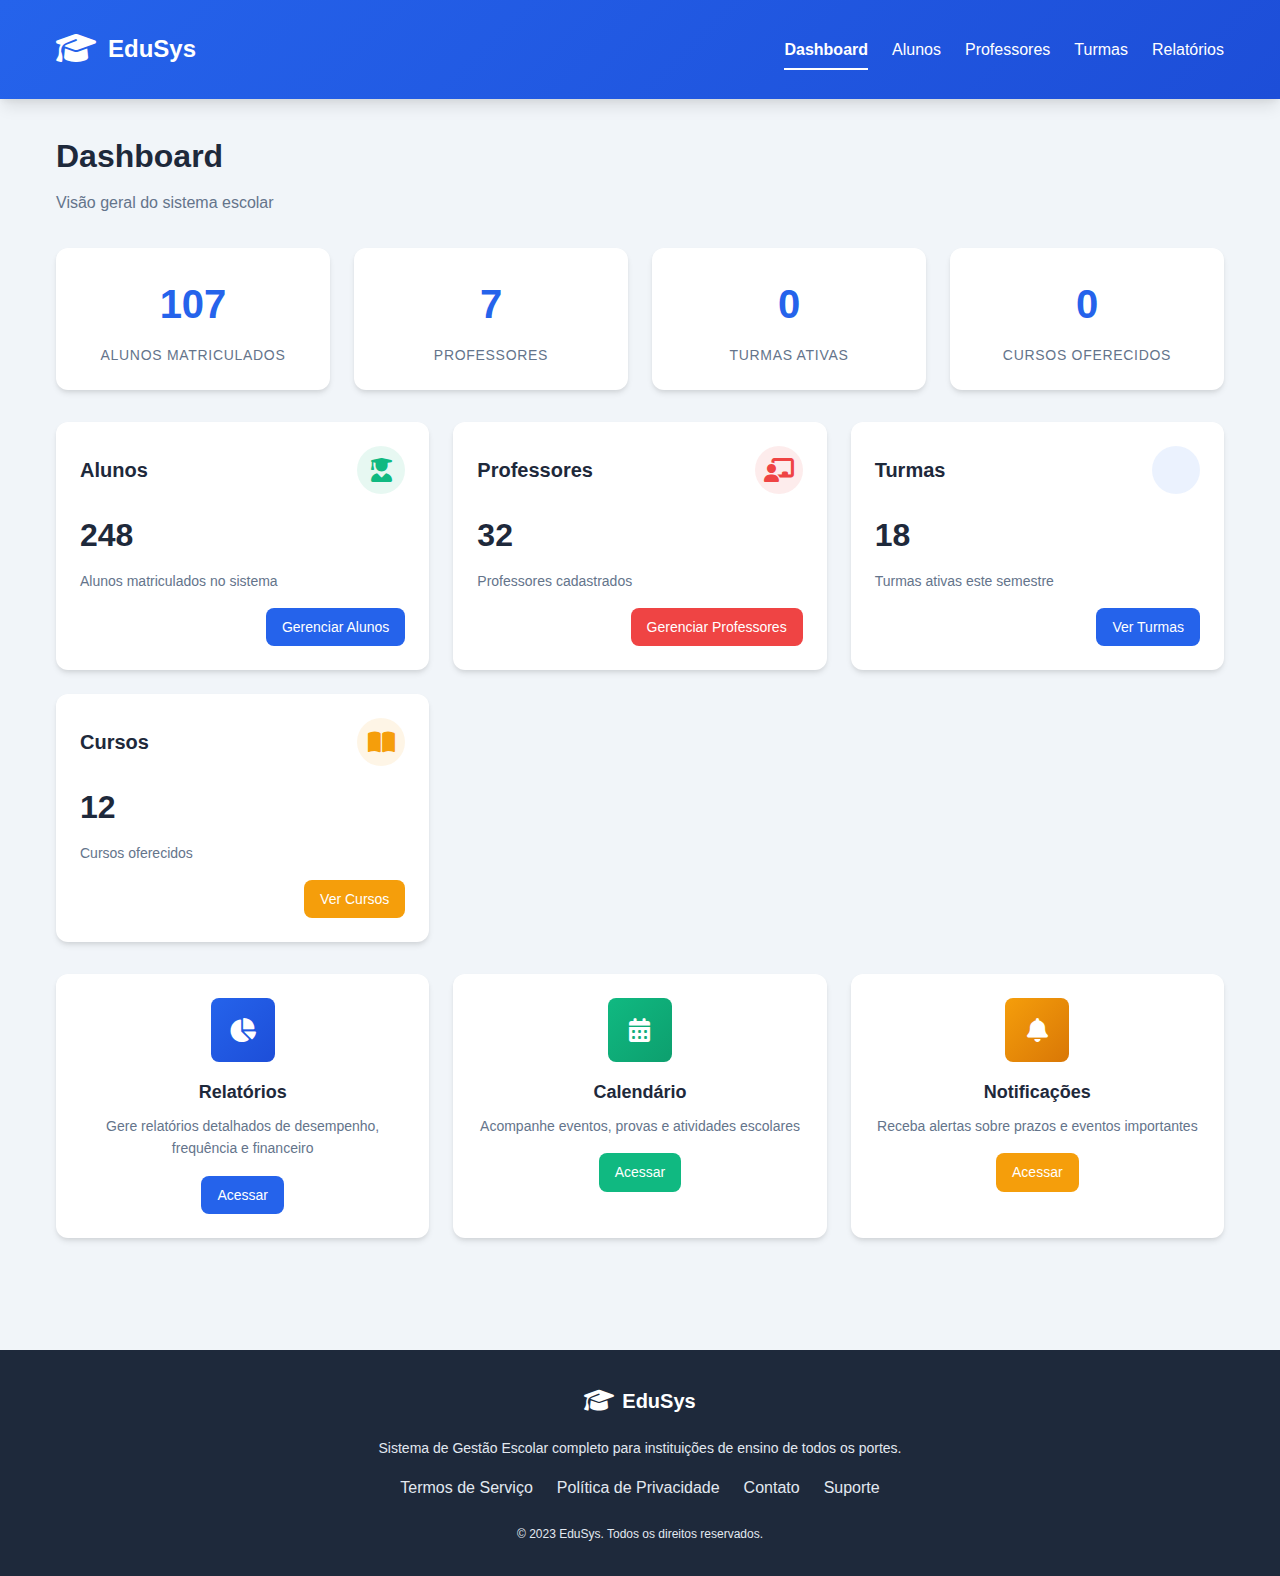
<file: src/main/resources/static/index.html>
<!DOCTYPE html>
<html lang="pt-BR">
<head>
  <meta charset="UTF-8">
  <meta name="viewport" content="width=device-width, initial-scale=1.0">
  <title>EduSys - Gestão Escolar</title>
  <link rel="stylesheet" href="https://cdnjs.cloudflare.com/ajax/libs/font-awesome/6.4.0/css/all.min.css">
  <style>
    :root {
      --primary: #2563eb;
      --primary-dark: #1d4ed8;
      --primary-light: #3b82f6;
      --secondary: #10b981;
      --danger: #ef4444;
      --warning: #f59e0b;
      --info: #06b6d4;
      --dark: #1e293b;
      --light: #f8fafc;
      --gray: #64748b;
      --gray-light: #e2e8f0;
      --white: #ffffff;
      --shadow-sm: 0 1px 2px 0 rgba(0, 0, 0, 0.05);
      --shadow: 0 4px 6px -1px rgba(0, 0, 0, 0.1), 0 2px 4px -1px rgba(0, 0, 0, 0.06);
      --shadow-md: 0 10px 15px -3px rgba(0, 0, 0, 0.1), 0 4px 6px -2px rgba(0, 0, 0, 0.05);
      --shadow-lg: 0 20px 25px -5px rgba(0, 0, 0, 0.1), 0 10px 10px -5px rgba(0, 0, 0, 0.04);
      --radius-sm: 0.25rem;
      --radius: 0.5rem;
      --radius-lg: 0.75rem;
      --radius-xl: 1rem;
    }

    * {
      margin: 0;
      padding: 0;
      box-sizing: border-box;
    }

    body {
      font-family: 'Inter', -apple-system, BlinkMacSystemFont, 'Segoe UI', Roboto, sans-serif;
      background-color: #f1f5f9;
      color: var(--dark);
      line-height: 1.6;
    }

    .container {
      max-width: 1200px;
      margin: 0 auto;
      padding: 0 1rem;
    }

    /* Header */
    header {
      background: linear-gradient(135deg, var(--primary), var(--primary-dark));
      color: var(--white);
      padding: 1.5rem 0;
      box-shadow: var(--shadow-md);
      position: relative;
      overflow: hidden;
    }

    .header-container {
      display: flex;
      justify-content: space-between;
      align-items: center;
    }

    .logo {
      display: flex;
      align-items: center;
      gap: 0.75rem;
    }

    .logo-icon {
      font-size: 2rem;
    }

    .logo-text {
      font-size: 1.5rem;
      font-weight: 700;
    }

    .nav-links {
      display: flex;
      gap: 1.5rem;
    }

    .nav-link {
      color: var(--white);
      text-decoration: none;
      font-weight: 500;
      padding: 0.5rem 0;
      position: relative;
      transition: all 0.3s ease;
    }

    .nav-link:hover {
      opacity: 0.9;
    }

    .nav-link::after {
      content: '';
      position: absolute;
      bottom: 0;
      left: 0;
      width: 0;
      height: 2px;
      background-color: var(--white);
      transition: width 0.3s ease;
    }

    .nav-link:hover::after {
      width: 100%;
    }

    .nav-link.active {
      font-weight: 600;
    }

    .nav-link.active::after {
      width: 100%;
    }

    /* Main Content */
    .main {
      padding: 2rem 0;
    }

    .page-header {
      margin-bottom: 2rem;
    }

    .page-title {
      font-size: 2rem;
      font-weight: 700;
      color: var(--dark);
      margin-bottom: 0.5rem;
    }

    .page-subtitle {
      color: var(--gray);
      font-size: 1rem;
    }

    /* Dashboard Grid */
    .dashboard-grid {
      display: grid;
      grid-template-columns: repeat(auto-fit, minmax(300px, 1fr));
      gap: 1.5rem;
      margin-bottom: 2rem;
    }

    /* Cards */
    .card {
      background: var(--white);
      border-radius: var(--radius-lg);
      box-shadow: var(--shadow);
      padding: 1.5rem;
      transition: all 0.3s ease;
    }

    .card:hover {
      transform: translateY(-5px);
      box-shadow: var(--shadow-lg);
    }

    .card-header {
      display: flex;
      justify-content: space-between;
      align-items: center;
      margin-bottom: 1rem;
    }

    .card-title {
      font-size: 1.25rem;
      font-weight: 600;
      color: var(--dark);
    }

    .card-icon {
      width: 3rem;
      height: 3rem;
      border-radius: 50%;
      display: flex;
      align-items: center;
      justify-content: center;
      font-size: 1.5rem;
    }

    .card-icon.alunos {
      background-color: rgba(16, 185, 129, 0.1);
      color: var(--secondary);
    }

    .card-icon.professores {
      background-color: rgba(239, 68, 68, 0.1);
      color: var(--danger);
    }

    .card-icon.turmas {
      background-color: rgba(59, 130, 246, 0.1);
      color: var(--primary-light);
    }

    .card-icon.cursos {
      background-color: rgba(245, 158, 11, 0.1);
      color: var(--warning);
    }

    .card-body {
      margin-bottom: 1rem;
    }

    .card-value {
      font-size: 2rem;
      font-weight: 700;
      margin-bottom: 0.5rem;
    }

    .card-text {
      color: var(--gray);
      font-size: 0.875rem;
    }

    .card-footer {
      display: flex;
      justify-content: flex-end;
    }

    .btn {
      display: inline-flex;
      align-items: center;
      gap: 0.5rem;
      padding: 0.625rem 1.25rem;
      border-radius: var(--radius);
      font-weight: 500;
      text-decoration: none;
      transition: all 0.3s ease;
      cursor: pointer;
      border: none;
    }

    .btn-sm {
      padding: 0.5rem 1rem;
      font-size: 0.875rem;
    }

    .btn-primary {
      background-color: var(--primary);
      color: var(--white);
    }

    .btn-primary:hover {
      background-color: var(--primary-dark);
    }

    .btn-secondary {
      background-color: var(--secondary);
      color: var(--white);
    }

    .btn-secondary:hover {
      background-color: #0d9f6e;
    }

    .btn-danger {
      background-color: var(--danger);
      color: var(--white);
    }

    .btn-danger:hover {
      background-color: #dc2626;
    }

    .btn-warning {
      background-color: var(--warning);
      color: var(--white);
    }

    .btn-warning:hover {
      background-color: #d97706;
    }

    /* Stats Grid */
    .stats-grid {
      display: grid;
      grid-template-columns: repeat(auto-fit, minmax(240px, 1fr));
      gap: 1.5rem;
      margin-bottom: 2rem;
    }

    .stat-card {
      background: var(--white);
      border-radius: var(--radius-lg);
      box-shadow: var(--shadow);
      padding: 1.5rem;
      text-align: center;
    }

    .stat-value {
      font-size: 2.5rem;
      font-weight: 700;
      color: var(--primary);
      margin-bottom: 0.5rem;
    }

    .stat-label {
      color: var(--gray);
      font-size: 0.875rem;
      text-transform: uppercase;
      letter-spacing: 0.05em;
    }

    /* Features */
    .features {
      display: grid;
      grid-template-columns: repeat(auto-fit, minmax(280px, 1fr));
      gap: 1.5rem;
      margin-bottom: 2rem;
    }

    .feature-card {
      background: var(--white);
      border-radius: var(--radius-lg);
      box-shadow: var(--shadow);
      padding: 1.5rem;
      display: flex;
      flex-direction: column;
      align-items: center;
      text-align: center;
    }

    .feature-icon {
      width: 4rem;
      height: 4rem;
      border-radius: var(--radius);
      display: flex;
      align-items: center;
      justify-content: center;
      font-size: 1.5rem;
      margin-bottom: 1rem;
      color: var(--white);
    }

    .feature-icon.reports {
      background: linear-gradient(135deg, var(--primary), var(--primary-dark));
    }

    .feature-icon.calendar {
      background: linear-gradient(135deg, var(--secondary), #0d9f6e);
    }

    .feature-icon.notifications {
      background: linear-gradient(135deg, var(--warning), #d97706);
    }

    .feature-title {
      font-size: 1.125rem;
      font-weight: 600;
      margin-bottom: 0.5rem;
    }

    .feature-text {
      color: var(--gray);
      font-size: 0.875rem;
      margin-bottom: 1rem;
    }

    /* Footer */
    footer {
      background-color: var(--dark);
      color: var(--white);
      padding: 2rem 0;
      margin-top: 3rem;
    }

    .footer-container {
      display: flex;
      flex-direction: column;
      align-items: center;
      text-align: center;
    }

    .footer-logo {
      display: flex;
      align-items: center;
      gap: 0.5rem;
      margin-bottom: 1rem;
    }

    .footer-logo-icon {
      font-size: 1.5rem;
    }

    .footer-logo-text {
      font-size: 1.25rem;
      font-weight: 700;
    }

    .footer-text {
      color: var(--gray-light);
      font-size: 0.875rem;
      margin-bottom: 1rem;
      max-width: 600px;
    }

    .footer-links {
      display: flex;
      gap: 1.5rem;
      margin-bottom: 1.5rem;
    }

    .footer-link {
      color: var(--gray-light);
      text-decoration: none;
      transition: color 0.3s ease;
    }

    .footer-link:hover {
      color: var(--white);
    }

    .copyright {
      color: var(--gray-light);
      font-size: 0.75rem;
    }

    /* Responsividade */
    @media (max-width: 768px) {
      .header-container {
        flex-direction: column;
        gap: 1rem;
      }

      .nav-links {
        gap: 1rem;
      }

      .page-title {
        font-size: 1.75rem;
      }
    }

    @media (max-width: 480px) {
      .nav-links {
        flex-wrap: wrap;
        justify-content: center;
      }

      .dashboard-grid, .stats-grid, .features {
        grid-template-columns: 1fr;
      }
    }

    /* Animações */
    @keyframes fadeIn {
      from { opacity: 0; transform: translateY(20px); }
      to { opacity: 1; transform: translateY(0); }
    }

    .fade-in {
      animation: fadeIn 0.6s ease forwards;
    }

    @keyframes countUp {
      from { opacity: 0; transform: scale(0.8); }
      to { opacity: 1; transform: scale(1); }
    }

    .count-up {
      animation: countUp 0.6s ease forwards;
    }

    .delay-1 { animation-delay: 0.1s; }
    .delay-2 { animation-delay: 0.2s; }
    .delay-3 { animation-delay: 0.3s; }
    .delay-4 { animation-delay: 0.4s; }
    .delay-5 { animation-delay: 0.5s; }
  </style>
</head>
<body>
  <header>
    <div class="container header-container">
      <div class="logo">
        <div class="logo-icon">
          <i class="fas fa-graduation-cap"></i>
        </div>
        <div class="logo-text">EduSys</div>
      </div>
      <nav class="nav-links">
        <a href="index.html" class="nav-link active">Dashboard</a>
        <a href="aluno.html" class="nav-link">Alunos</a>
        <a href="professor.html" class="nav-link">Professores</a>
        <a href="#" class="nav-link">Turmas</a>
        <a href="#" class="nav-link">Relatórios</a>
      </nav>
    </div>
  </header>

  <main class="main">
    <div class="container">
      <div class="page-header fade-in">
        <h1 class="page-title">Dashboard</h1>
        <p class="page-subtitle">Visão geral do sistema escolar</p>
      </div>

      <div class="stats-grid">
        <div class="stat-card fade-in delay-1">
          <div class="stat-value count-up" id="total-alunos">0</div>
          <div class="stat-label">Alunos Matriculados</div>
        </div>
        <div class="stat-card fade-in delay-2">
          <div class="stat-value count-up" id="total-professores">0</div>
          <div class="stat-label">Professores</div>
        </div>
        <div class="stat-card fade-in delay-3">
          <div class="stat-value count-up" id="total-turmas">0</div>
          <div class="stat-label">Turmas Ativas</div>
        </div>
        <div class="stat-card fade-in delay-4">
          <div class="stat-value count-up" id="total-cursos">0</div>
          <div class="stat-label">Cursos Oferecidos</div>
        </div>
      </div>

      <div class="dashboard-grid">
        <div class="card fade-in delay-1" onclick="location.href='aluno.html'">
          <div class="card-header">
            <h3 class="card-title">Alunos</h3>
            <div class="card-icon alunos">
              <i class="fas fa-user-graduate"></i>
            </div>
          </div>
          <div class="card-body">
            <div class="card-value">248</div>
            <p class="card-text">Alunos matriculados no sistema</p>
          </div>
          <div class="card-footer">
            <a href="aluno.html" class="btn btn-primary btn-sm">Gerenciar Alunos</a>
          </div>
        </div>

        <div class="card fade-in delay-2" onclick="location.href='professor.html'">
          <div class="card-header">
            <h3 class="card-title">Professores</h3>
            <div class="card-icon professores">
              <i class="fas fa-chalkboard-teacher"></i>
            </div>
          </div>
          <div class="card-body">
            <div class="card-value">32</div>
            <p class="card-text">Professores cadastrados</p>
          </div>
          <div class="card-footer">
            <a href="professor.html" class="btn btn-danger btn-sm">Gerenciar Professores</a>
          </div>
        </div>

        <div class="card fade-in delay-3">
          <div class="card-header">
            <h3 class="card-title">Turmas</h3>
            <div class="card-icon turmas">
              <i class="fas fa-users-class"></i>
            </div>
          </div>
          <div class="card-body">
            <div class="card-value">18</div>
            <p class="card-text">Turmas ativas este semestre</p>
          </div>
          <div class="card-footer">
            <a href="#" class="btn btn-primary btn-sm">Ver Turmas</a>
          </div>
        </div>

        <div class="card fade-in delay-4">
          <div class="card-header">
            <h3 class="card-title">Cursos</h3>
            <div class="card-icon cursos">
              <i class="fas fa-book-open"></i>
            </div>
          </div>
          <div class="card-body">
            <div class="card-value">12</div>
            <p class="card-text">Cursos oferecidos</p>
          </div>
          <div class="card-footer">
            <a href="#" class="btn btn-warning btn-sm">Ver Cursos</a>
          </div>
        </div>
      </div>

      <div class="features">
        <div class="feature-card fade-in delay-1">
          <div class="feature-icon reports">
            <i class="fas fa-chart-pie"></i>
          </div>
          <h3 class="feature-title">Relatórios</h3>
          <p class="feature-text">Gere relatórios detalhados de desempenho, frequência e financeiro</p>
          <a href="#" class="btn btn-primary btn-sm">Acessar</a>
        </div>

        <div class="feature-card fade-in delay-2">
          <div class="feature-icon calendar">
            <i class="fas fa-calendar-alt"></i>
          </div>
          <h3 class="feature-title">Calendário</h3>
          <p class="feature-text">Acompanhe eventos, provas e atividades escolares</p>
          <a href="#" class="btn btn-secondary btn-sm">Acessar</a>
        </div>

        <div class="feature-card fade-in delay-3">
          <div class="feature-icon notifications">
            <i class="fas fa-bell"></i>
          </div>
          <h3 class="feature-title">Notificações</h3>
          <p class="feature-text">Receba alertas sobre prazos e eventos importantes</p>
          <a href="#" class="btn btn-warning btn-sm">Acessar</a>
        </div>
      </div>
    </div>
  </main>

  <footer>
    <div class="container footer-container">
      <div class="footer-logo">
        <div class="footer-logo-icon">
          <i class="fas fa-graduation-cap"></i>
        </div>
        <div class="footer-logo-text">EduSys</div>
      </div>
      <p class="footer-text">Sistema de Gestão Escolar completo para instituições de ensino de todos os portes.</p>
      <div class="footer-links">
        <a href="#" class="footer-link">Termos de Serviço</a>
        <a href="#" class="footer-link">Política de Privacidade</a>
        <a href="#" class="footer-link">Contato</a>
        <a href="#" class="footer-link">Suporte</a>
      </div>
      <p class="copyright">© 2023 EduSys. Todos os direitos reservados.</p>
    </div>
  </footer>

  <script>
    document.addEventListener('DOMContentLoaded', () => {
      // Animar contagem dos stats
      const stats = {
        alunos: 248,
        professores: 32,
        turmas: 18,
        cursos: 12
      };

      const animateValue = (id, start, end, duration) => {
        const element = document.getElementById(id);
        let startTimestamp = null;
        const step = (timestamp) => {
          if (!startTimestamp) startTimestamp = timestamp;
          const progress = Math.min((timestamp - startTimestamp) / duration, 1);
          element.textContent = Math.floor(progress * (end - start) + start);
          if (progress < 1) {
            window.requestAnimationFrame(step);
          }
        };
        window.requestAnimationFrame(step);
      };

      // Animar cada valor com pequenos delays
      setTimeout(() => animateValue('total-alunos', 0, stats.alunos, 1000), 300);
      setTimeout(() => animateValue('total-professores', 0, stats.professores, 1000), 500);
      setTimeout(() => animateValue('total-turmas', 0, stats.turmas, 1000), 700);
      setTimeout(() => animateValue('total-cursos', 0, stats.cursos, 1000), 900);

      // Adicionar efeito de hover nos cards
      const cards = document.querySelectorAll('.card');
      cards.forEach(card => {
        card.addEventListener('mouseenter', () => {
          card.style.transform = 'translateY(-5px)';
          card.style.boxShadow = '0 10px 25px -5px rgba(0, 0, 0, 0.1), 0 10px 10px -5px rgba(0, 0, 0, 0.04)';
        });
        
        card.addEventListener('mouseleave', () => {
          card.style.transform = '';
          card.style.boxShadow = '';
        });
      });
    });
  </script>
</body>
</html>
</file>
